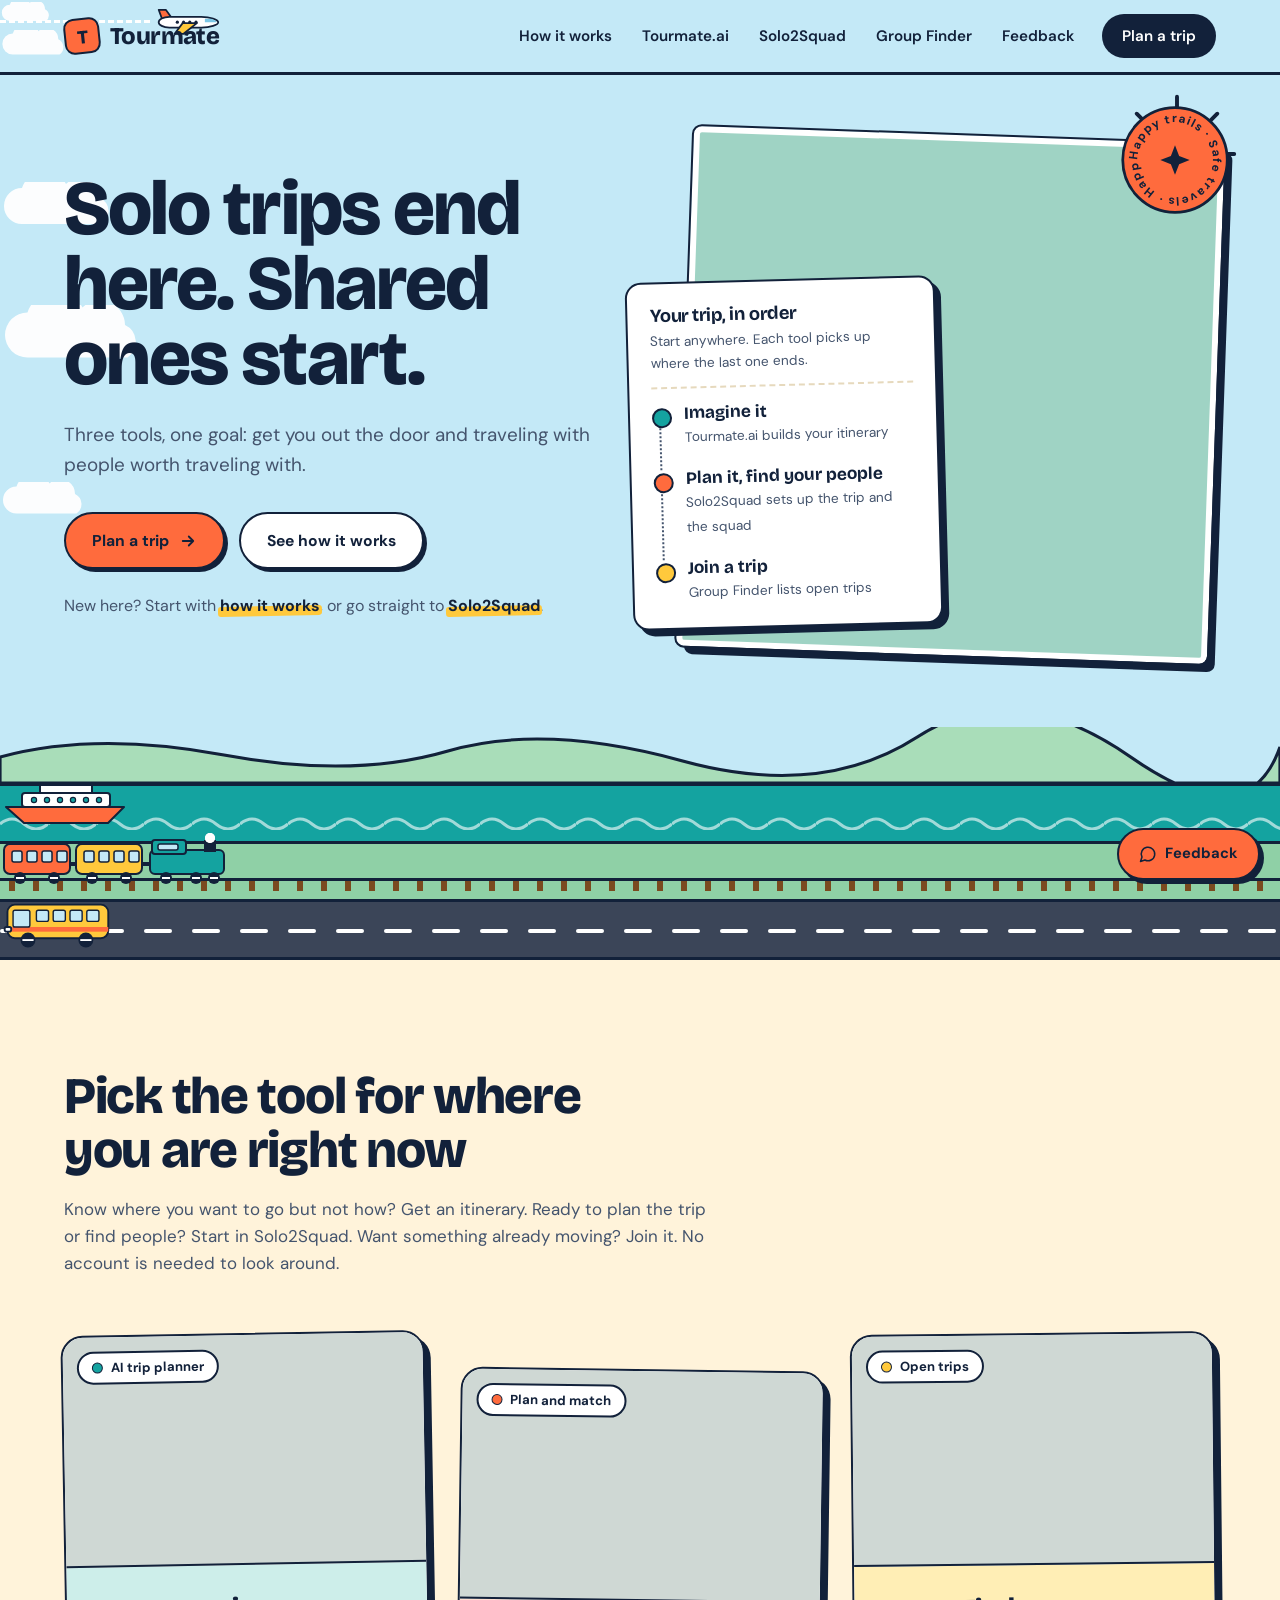
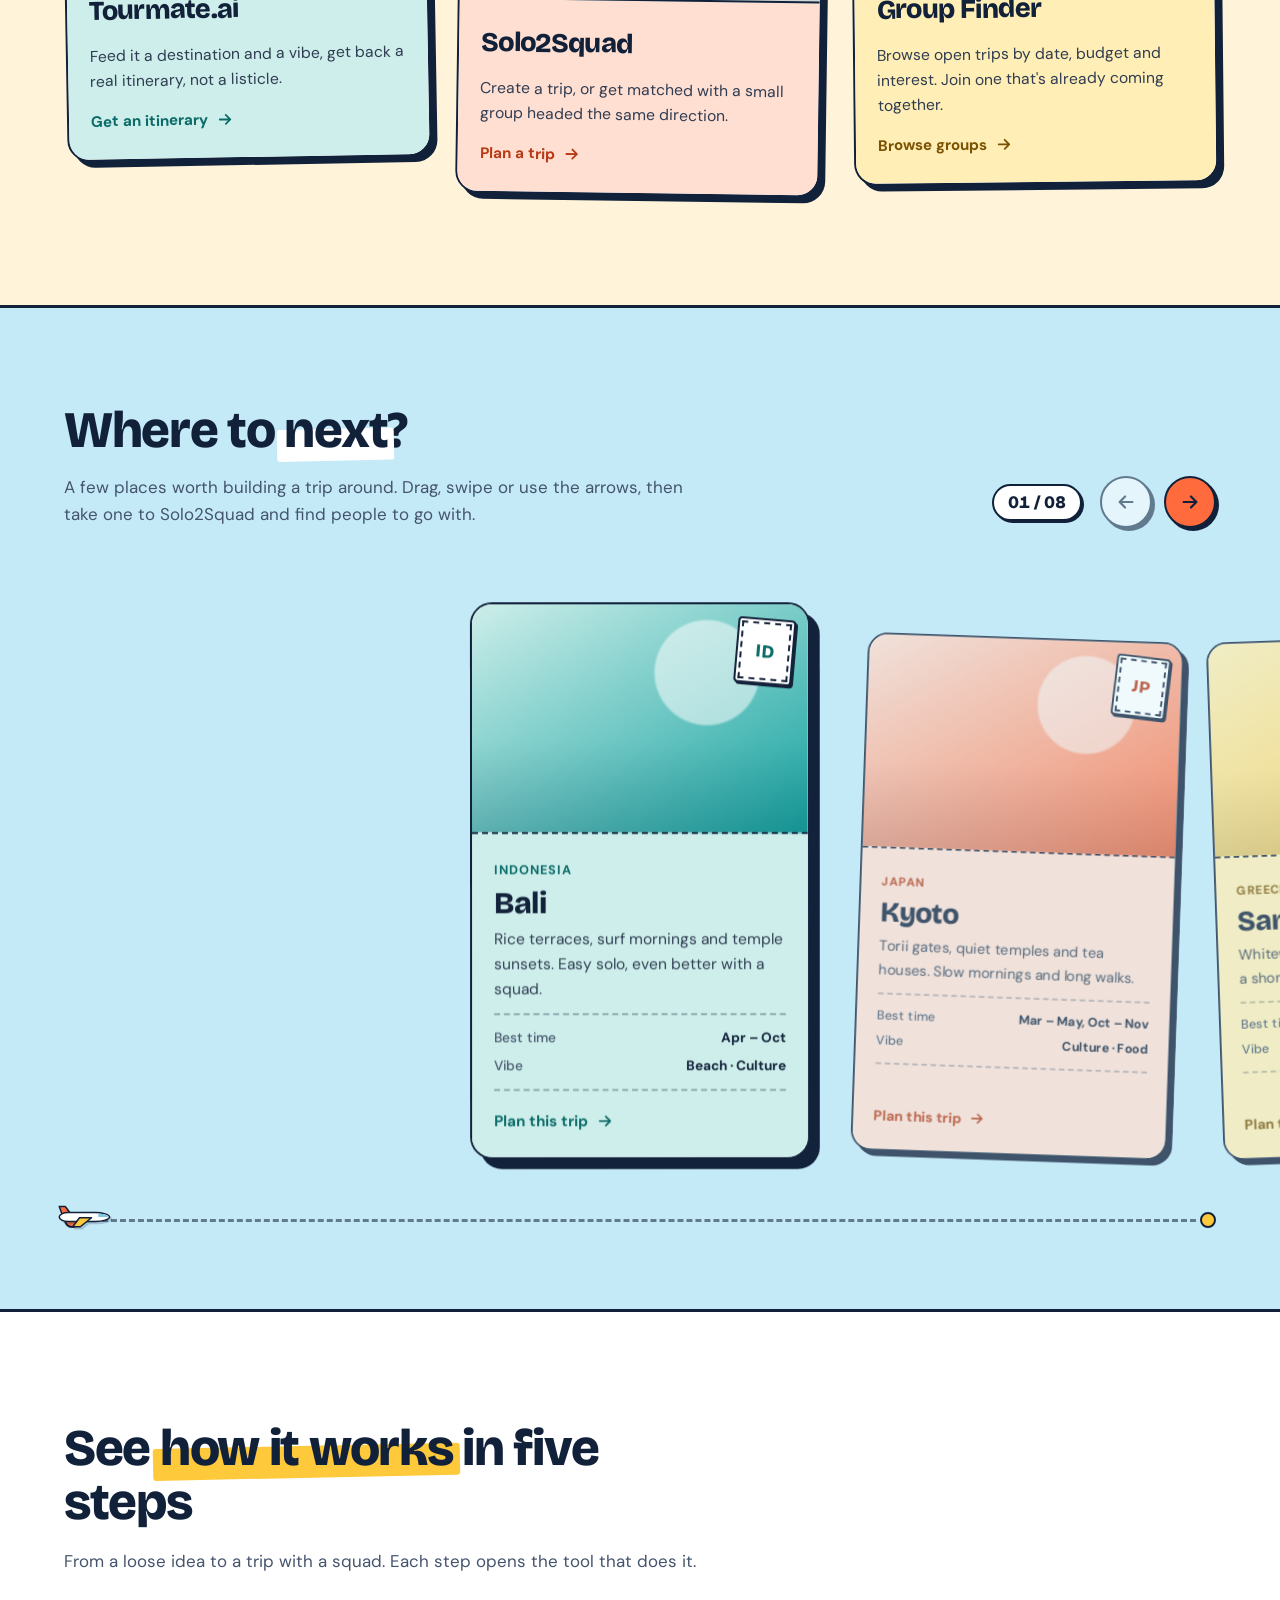
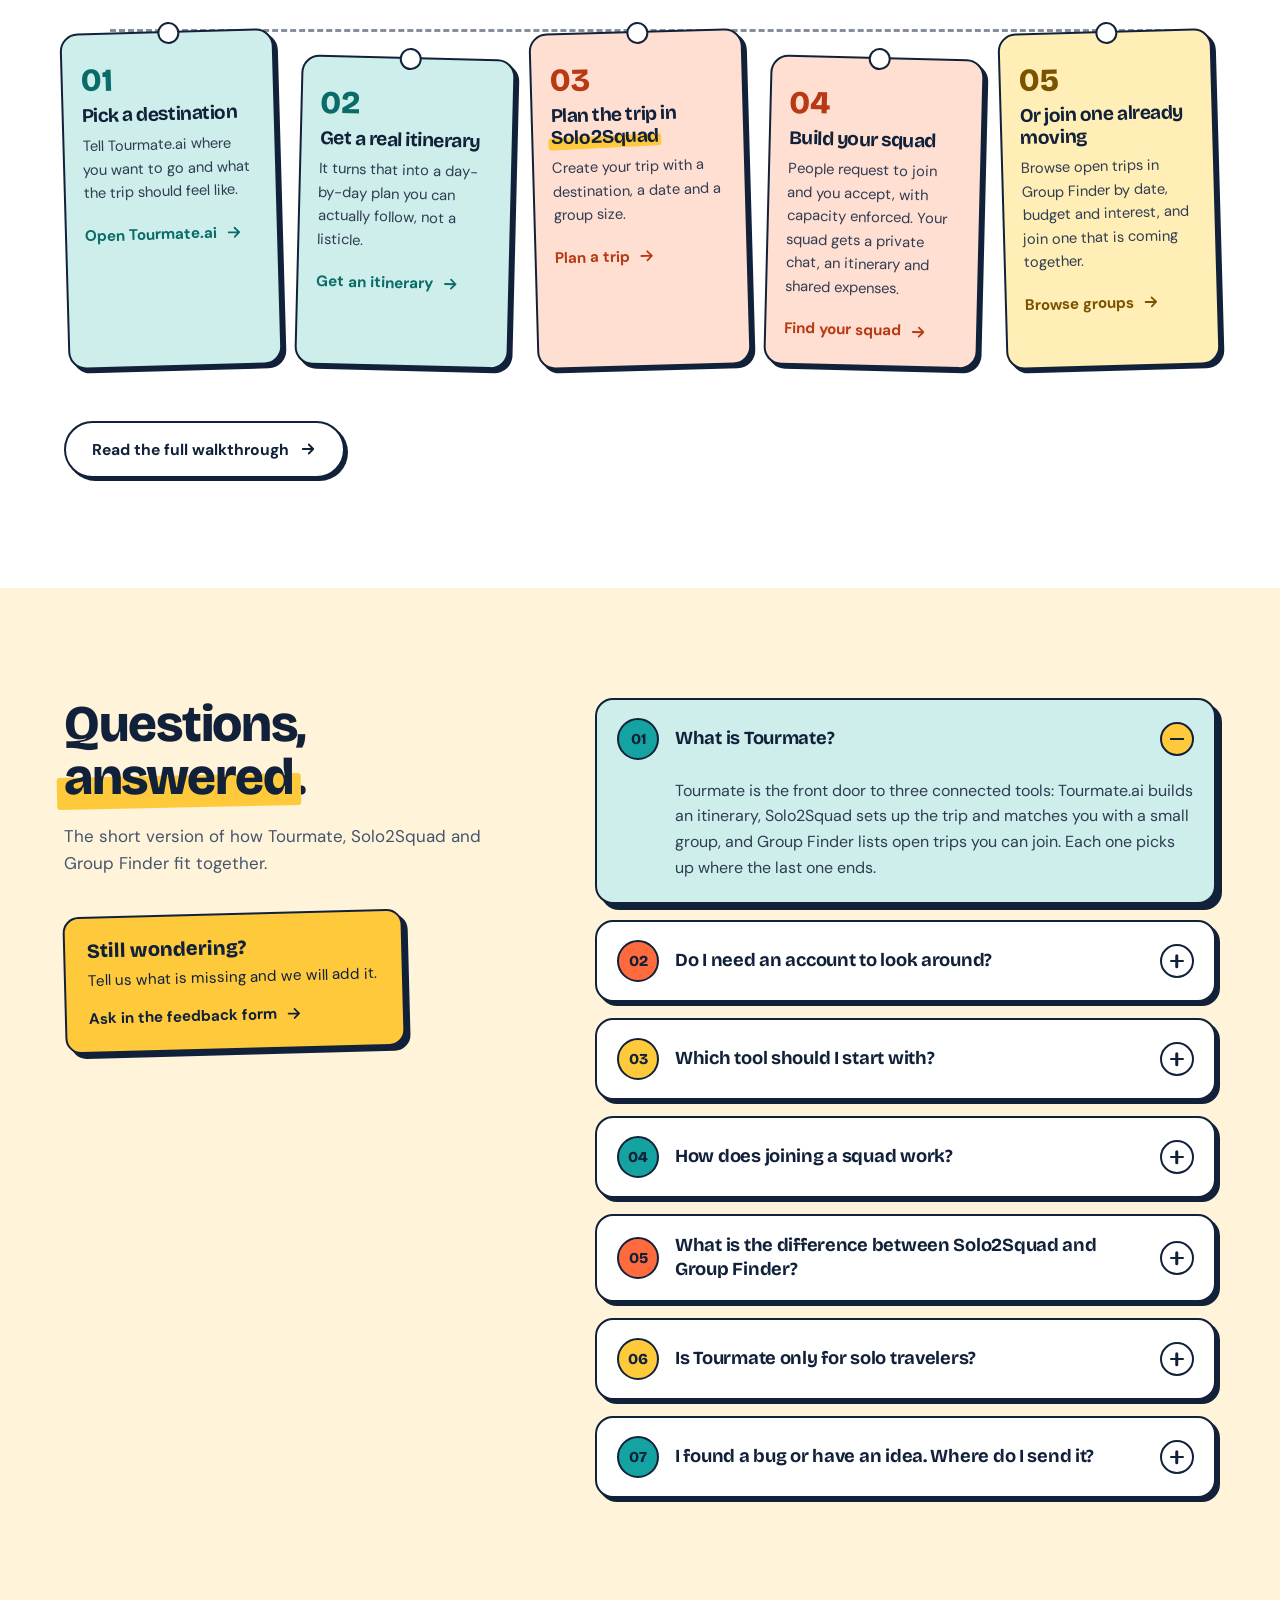
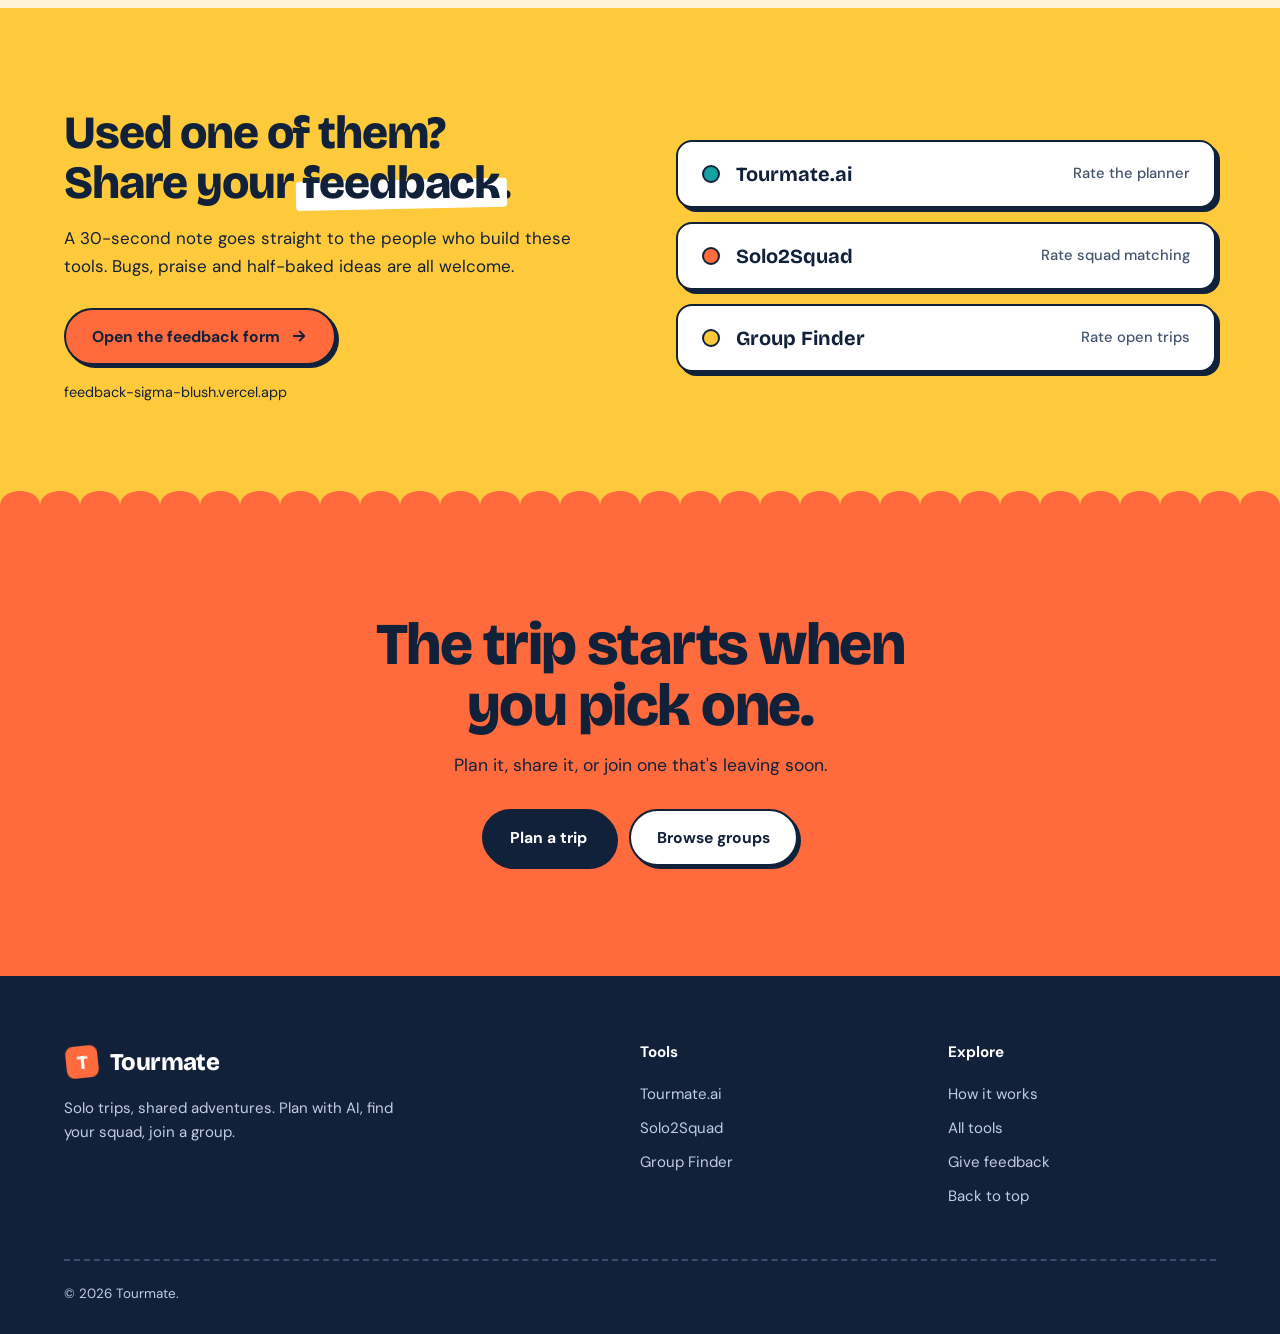
<file: index.html>
<!doctype html>
<html lang="en">
<head>
<meta charset="UTF-8" />
<meta name="viewport" content="width=device-width, initial-scale=1.0" />
<title>Tourmate - Solo trips, shared adventures</title>
<meta name="description" content="Plan a trip with AI, find a squad to travel with, or join a group that is already coming together." />
<meta name="theme-color" content="#c4e9f7" />
<link rel="icon" href="data:image/svg+xml,%3Csvg xmlns='http://www.w3.org/2000/svg' viewBox='0 0 64 64'%3E%3Crect width='64' height='64' rx='14' fill='%23ff6b3d' stroke='%2312213a' stroke-width='4'/%3E%3Ctext x='32' y='46' text-anchor='middle' font-family='Georgia,serif' font-weight='700' font-size='38' fill='%2312213a'%3ET%3C/text%3E%3C/svg%3E" />
<link rel="preconnect" href="https://fonts.googleapis.com" />
<link rel="preconnect" href="https://fonts.gstatic.com" crossorigin />
<link href="https://fonts.googleapis.com/css2?family=Bricolage+Grotesque:opsz,wght@12..96,500;12..96,700;12..96,800&family=DM+Sans:wght@400;500;600;700&display=swap" rel="stylesheet" />
<link rel="stylesheet" href="style.css" />
<script>document.documentElement.className += " js";</script>
</head>
<body>
<header class="nav" id="nav">
  <div class="navin">
    <a class="brand" href="index.html" aria-label="Tourmate home"><i>T</i>Tourmate</a>
    <button class="burger" id="burger" type="button" aria-expanded="false" aria-controls="menu">
      <span class="sr">Menu</span>
      <svg class="m" viewBox="0 0 24 24" aria-hidden="true"><path d="M4 7h16M4 12h16M4 17h16" /></svg>
      <svg class="x" viewBox="0 0 24 24" aria-hidden="true"><path d="M6 6l12 12M18 6L6 18" /></svg>
    </button>
    <nav id="menu" aria-label="Main">
      <a href="how-it-works.html">How it works</a>
      <a href="https://tourmate.vedant-chavare.xyz">Tourmate.ai</a>
      <a href="https://solo2squad-phi.vercel.app/">Solo2Squad</a>
      <a href="https://tripsphere-three.vercel.app/">Group Finder</a>
      <a href="https://feedback-sigma-blush.vercel.app">Feedback</a>
      <a class="pill" href="https://solo2squad-phi.vercel.app/">Plan a trip</a>
    </nav>
  </div>
</header>

<main id="top">
<section class="hero" aria-label="Introduction" data-clouds>
  <svg class="sun" viewBox="0 0 100 100" aria-hidden="true"><circle cx="50" cy="50" r="24"/><path d="M50 6v12M50 82v12M6 50h12M82 50h12M19 19l8 8M73 73l8 8M19 81l8-8M73 27l8-8"/></svg>
  <div class="in">
    <div class="copy">
      <h1>Solo trips end here. Shared ones start.</h1>
      <p class="sub">Three tools, one goal: get you out the door and traveling with people worth traveling with.</p>
      <div class="cta-row">
        <a class="btn arr" href="https://solo2squad-phi.vercel.app/">Plan a trip</a>
        <a class="btn ghost" href="how-it-works.html">See how it works</a>
      </div>
      <p class="newhere">New here? Start with <span class="hl" style="--d:.5s"><a href="how-it-works.html">how it works</a></span>, or go straight to <span class="hl" style="--d:.7s"><a href="https://solo2squad-phi.vercel.app/">Solo2Squad</a></span>.</p>
    </div>
    <div class="shot">
      <div class="photo" role="img" aria-label="Snow-capped mountains above a green valley"></div>
      <svg class="stamp" viewBox="0 0 120 120" aria-hidden="true"><circle cx="60" cy="60" r="57" fill="#ff6b3d" stroke="#12213a" stroke-width="3"/><path id="sp" d="M60 60m-41 0a41 41 0 1 1 82 0a41 41 0 1 1-82 0" fill="none"/><text font-size="13" font-weight="700" fill="#12213a" letter-spacing="1.5" font-family="DM Sans,sans-serif"><textPath href="#sp">Happy trails · Safe travels · Happy trails ·</textPath></text><path d="M60 44l4.5 11.5L76 60l-11.5 4.5L60 76l-4.5-11.5L44 60l11.5-4.5z" fill="#12213a"/></svg>
      <aside class="route" aria-label="Your trip, in order">
        <h2>Your trip, in order</h2>
        <p>Start anywhere. Each tool picks up where the last one ends.</p>
        <a class="stop" style="--a:var(--teal)" href="https://tourmate.vedant-chavare.xyz"><b>Imagine it</b><span>Tourmate.ai builds your itinerary</span></a>
        <a class="stop" style="--a:var(--coral)" href="https://solo2squad-phi.vercel.app/"><b>Plan it, find your people</b><span>Solo2Squad sets up the trip and the squad</span></a>
        <a class="stop" style="--a:var(--gold)" href="https://tripsphere-three.vercel.app/"><b>Join a trip</b><span>Group Finder lists open trips</span></a>
      </aside>
    </div>
  </div>
  <div class="scene" data-lanes="sea rail road" aria-hidden="true"></div>
</section>

<section class="tools" id="tools" aria-labelledby="th">
  <h2 id="th">Pick the tool for where you are right now</h2>
  <p class="lead">Know where you want to go but not how? Get an itinerary. Ready to plan the trip or find people? Start in Solo2Squad. Want something already moving? Join it. No account is needed to look around.</p>
  <div class="cards">
<a class="card" style="--a:var(--teal);--ad:var(--teal-d);--t:var(--teal-t)" href="https://tourmate.vedant-chavare.xyz">
  <div class="ph" role="img" aria-label="Mountain lake at dawn" style="background-image:url('https://images.unsplash.com/photo-1506905925346-21bda4d32df4?w=900&q=70')"><span class="tag">AI trip planner</span></div>
  <div class="bd"><h3>Tourmate.ai</h3><p>Feed it a destination and a vibe, get back a real itinerary, not a listicle.</p><span class="go arr">Get an itinerary</span></div>
</a>
<a class="card" style="--a:var(--coral);--ad:var(--coral-d);--t:var(--coral-t)" href="https://solo2squad-phi.vercel.app/">
  <div class="ph" role="img" aria-label="Friends on a road trip" style="background-image:url('https://images.unsplash.com/photo-1469854523086-cc02fe5d8800?w=900&q=70')"><span class="tag">Plan and match</span></div>
  <div class="bd"><h3>Solo2Squad</h3><p>Create a trip, or get matched with a small group headed the same direction.</p><span class="go arr">Plan a trip</span></div>
</a>
<a class="card" style="--a:var(--gold);--ad:var(--gold-d);--t:var(--gold-t)" href="https://tripsphere-three.vercel.app/">
  <div class="ph" role="img" aria-label="Old city street at golden hour" style="background-image:url('https://images.unsplash.com/photo-1548013146-72479768bada?w=900&q=70')"><span class="tag">Open trips</span></div>
  <div class="bd"><h3>Group Finder</h3><p>Browse open trips by date, budget and interest. Join one that's already coming together.</p><span class="go arr">Browse groups</span></div>
</a>
  </div>
</section>

<section class="dest" id="destinations" aria-labelledby="dh">
  <div class="desthead">
    <div>
      <h2 id="dh">Where to <span class="hl" style="--d:.1s">next</span>?</h2>
      <p class="lead">A few places worth building a trip around. Drag, swipe or use the arrows, then take one to Solo2Squad and find people to go with.</p>
    </div>
    <div class="dctl" role="group" aria-label="Carousel controls">
      <span class="dcount" id="dcount" aria-live="off">01 / 08</span>
      <button class="dbtn" id="dprev" type="button" aria-label="Previous destination"><svg viewBox="0 0 24 24" aria-hidden="true"><path d="M19 12H5M11 6l-6 6 6 6"/></svg></button>
      <button class="dbtn" id="dnext" type="button" aria-label="Next destination"><svg viewBox="0 0 24 24" aria-hidden="true"><path d="M5 12h14M13 6l6 6-6 6"/></svg></button>
    </div>
  </div>
  <div class="dtrack" id="dtrack" role="region" aria-roledescription="carousel" aria-label="Holiday destinations" tabindex="0">
<article class="pc" style="--a:var(--teal);--ad:var(--teal-d);--t:var(--teal-t);--r:-2deg" aria-roledescription="slide" aria-label="1 of 8: Bali">
  <div class="pc-ph"><img src="https://images.unsplash.com/photo-1537996194471-e657df975ab4?w=800&q=70" alt="Temple gate framing a green valley in Bali" loading="lazy" draggable="false" onerror="this.remove()"/><span class="pc-stamp" aria-hidden="true">ID</span></div>
  <div class="pc-bd">
    <p class="pc-loc">Indonesia</p>
    <h3>Bali</h3>
    <p class="pc-tx">Rice terraces, surf mornings and temple sunsets. Easy solo, even better with a squad.</p>
    <dl class="pc-meta"><div><dt>Best time</dt><dd>Apr – Oct</dd></div><div><dt>Vibe</dt><dd>Beach · Culture</dd></div></dl>
    <a class="go arr" href="https://solo2squad-phi.vercel.app/create-trip.html" aria-label="Plan a trip to Bali">Plan this trip</a>
  </div>
</article>
<article class="pc" style="--a:var(--coral);--ad:var(--coral-d);--t:var(--coral-t);--r:2deg" aria-roledescription="slide" aria-label="2 of 8: Kyoto">
  <div class="pc-ph"><img src="https://images.unsplash.com/photo-1493976040374-85c8e12f0c0e?w=800&q=70" alt="Pagoda and tiled rooftops in Kyoto" loading="lazy" draggable="false" onerror="this.remove()"/><span class="pc-stamp" aria-hidden="true">JP</span></div>
  <div class="pc-bd">
    <p class="pc-loc">Japan</p>
    <h3>Kyoto</h3>
    <p class="pc-tx">Torii gates, quiet temples and tea houses. Slow mornings and long walks.</p>
    <dl class="pc-meta"><div><dt>Best time</dt><dd>Mar – May, Oct – Nov</dd></div><div><dt>Vibe</dt><dd>Culture · Food</dd></div></dl>
    <a class="go arr" href="https://solo2squad-phi.vercel.app/create-trip.html" aria-label="Plan a trip to Kyoto">Plan this trip</a>
  </div>
</article>
<article class="pc" style="--a:var(--gold);--ad:var(--gold-d);--t:var(--gold-t);--r:-2deg" aria-roledescription="slide" aria-label="3 of 8: Santorini">
  <div class="pc-ph"><img src="https://images.unsplash.com/photo-1570077188670-e3a8d69ac5ff?w=800&q=70" alt="Whitewashed buildings above the sea in Santorini" loading="lazy" draggable="false" onerror="this.remove()"/><span class="pc-stamp" aria-hidden="true">GR</span></div>
  <div class="pc-bd">
    <p class="pc-loc">Greece</p>
    <h3>Santorini</h3>
    <p class="pc-tx">Whitewashed cliffs and caldera sunsets, a short ferry from the next island.</p>
    <dl class="pc-meta"><div><dt>Best time</dt><dd>May – Oct</dd></div><div><dt>Vibe</dt><dd>Relax · Views</dd></div></dl>
    <a class="go arr" href="https://solo2squad-phi.vercel.app/create-trip.html" aria-label="Plan a trip to Santorini">Plan this trip</a>
  </div>
</article>
<article class="pc" style="--a:var(--teal);--ad:var(--teal-d);--t:var(--teal-t);--r:2deg" aria-roledescription="slide" aria-label="4 of 8: Maldives">
  <div class="pc-ph"><img src="https://images.unsplash.com/photo-1514282401047-d79a71a590e8?w=800&q=70" alt="Overwater villas on turquoise water in the Maldives" loading="lazy" draggable="false" onerror="this.remove()"/><span class="pc-stamp" aria-hidden="true">MV</span></div>
  <div class="pc-bd">
    <p class="pc-loc">Maldives</p>
    <h3>Maldives</h3>
    <p class="pc-tx">Overwater villas, reef snorkels and nothing on the schedule.</p>
    <dl class="pc-meta"><div><dt>Best time</dt><dd>Nov – Apr</dd></div><div><dt>Vibe</dt><dd>Beach · Relax</dd></div></dl>
    <a class="go arr" href="https://solo2squad-phi.vercel.app/create-trip.html" aria-label="Plan a trip to Maldives">Plan this trip</a>
  </div>
</article>
<article class="pc" style="--a:var(--coral);--ad:var(--coral-d);--t:var(--coral-t);--r:-2deg" aria-roledescription="slide" aria-label="5 of 8: Jaipur">
  <div class="pc-ph"><img src="https://images.unsplash.com/photo-1477587458883-47145ed94245?w=800&q=70" alt="Hawa Mahal palace facade in Jaipur" loading="lazy" draggable="false" onerror="this.remove()"/><span class="pc-stamp" aria-hidden="true">IN</span></div>
  <div class="pc-bd">
    <p class="pc-loc">India</p>
    <h3>Jaipur</h3>
    <p class="pc-tx">Forts, bazaars and the Pink City at golden hour. A natural first group trip.</p>
    <dl class="pc-meta"><div><dt>Best time</dt><dd>Oct – Mar</dd></div><div><dt>Vibe</dt><dd>Culture · Road trip</dd></div></dl>
    <a class="go arr" href="https://solo2squad-phi.vercel.app/create-trip.html" aria-label="Plan a trip to Jaipur">Plan this trip</a>
  </div>
</article>
<article class="pc" style="--a:var(--gold);--ad:var(--gold-d);--t:var(--gold-t);--r:2deg" aria-roledescription="slide" aria-label="6 of 8: Paris">
  <div class="pc-ph"><img src="https://images.unsplash.com/photo-1502602898657-3e91760cbb34?w=800&q=70" alt="Eiffel Tower over Paris rooftops" loading="lazy" draggable="false" onerror="this.remove()"/><span class="pc-stamp" aria-hidden="true">FR</span></div>
  <div class="pc-bd">
    <p class="pc-loc">France</p>
    <h3>Paris</h3>
    <p class="pc-tx">Cafes, museums and the river at night. Walk everywhere, over-plan nothing.</p>
    <dl class="pc-meta"><div><dt>Best time</dt><dd>Apr – Jun, Sep – Oct</dd></div><div><dt>Vibe</dt><dd>City · Culture</dd></div></dl>
    <a class="go arr" href="https://solo2squad-phi.vercel.app/create-trip.html" aria-label="Plan a trip to Paris">Plan this trip</a>
  </div>
</article>
<article class="pc" style="--a:var(--teal);--ad:var(--teal-d);--t:var(--teal-t);--r:-2deg" aria-roledescription="slide" aria-label="7 of 8: Iceland">
  <div class="pc-ph"><img src="https://images.unsplash.com/photo-1504893524553-b855bce32c67?w=800&q=70" alt="Waterfall and green cliffs in Iceland" loading="lazy" draggable="false" onerror="this.remove()"/><span class="pc-stamp" aria-hidden="true">IS</span></div>
  <div class="pc-bd">
    <p class="pc-loc">Iceland</p>
    <h3>Iceland</h3>
    <p class="pc-tx">Waterfalls, black beaches and a ring road made for a shared car.</p>
    <dl class="pc-meta"><div><dt>Best time</dt><dd>Jun – Aug, aurora Sep – Mar</dd></div><div><dt>Vibe</dt><dd>Adventure · Road trip</dd></div></dl>
    <a class="go arr" href="https://solo2squad-phi.vercel.app/create-trip.html" aria-label="Plan a trip to Iceland">Plan this trip</a>
  </div>
</article>
<article class="pc" style="--a:var(--coral);--ad:var(--coral-d);--t:var(--coral-t);--r:2deg" aria-roledescription="slide" aria-label="8 of 8: Dubai">
  <div class="pc-ph"><img src="https://images.unsplash.com/photo-1512453979798-5ea266f8880c?w=800&q=70" alt="Dubai skyline at dusk" loading="lazy" draggable="false" onerror="this.remove()"/><span class="pc-stamp" aria-hidden="true">AE</span></div>
  <div class="pc-bd">
    <p class="pc-loc">UAE</p>
    <h3>Dubai</h3>
    <p class="pc-tx">Desert dunes, skyline views and souks, all within a short ride.</p>
    <dl class="pc-meta"><div><dt>Best time</dt><dd>Nov – Mar</dd></div><div><dt>Vibe</dt><dd>City · Adventure</dd></div></dl>
    <a class="go arr" href="https://solo2squad-phi.vercel.app/create-trip.html" aria-label="Plan a trip to Dubai">Plan this trip</a>
  </div>
</article>
  </div>
  <div class="droute" aria-hidden="true"><i class="dflag"></i><span class="dline"></span><i class="dflag end"></i><svg class="dplane" id="dplane" viewBox="0 0 72 30"><path d="M7 13 3 2h8l8 11z" fill="#ff6b3d" stroke="#12213a" stroke-width="2" stroke-linejoin="round"/><path d="M3 16c0-3 5-6 12-6h36c10 0 19 3 19 6s-9 6-19 6H15C8 22 3 19 3 16z" fill="#fff" stroke="#12213a" stroke-width="2" stroke-linejoin="round"/><path d="M30 17 21 29h10l15-12z" fill="#ffc93c" stroke="#12213a" stroke-width="2" stroke-linejoin="round"/><path d="M55 12h7c3 1 6 2 6 4H55z" fill="#7cc7e6"/></svg></div>
</section>

<section class="how" id="how" aria-labelledby="hh">
  <h2 id="hh">See <span class="hl" style="--d:.1s">how it works</span> in five steps</h2>
  <p class="lead">From a loose idea to a trip with a squad. Each step opens the tool that does it.</p>
  <div class="row5">
<article class="step" style="--a:var(--teal);--ad:var(--teal-d);--t:var(--teal-t)">
  <span class="num">01</span>
  <h3>Pick a destination</h3>
  <p>Tell Tourmate.ai where you want to go and what the trip should feel like.</p>
  <a class="go arr" href="https://tourmate.vedant-chavare.xyz">Open Tourmate.ai</a>
</article>
<article class="step" style="--a:var(--teal);--ad:var(--teal-d);--t:var(--teal-t)">
  <span class="num">02</span>
  <h3>Get a real itinerary</h3>
  <p>It turns that into a day-by-day plan you can actually follow, not a listicle.</p>
  <a class="go arr" href="https://solo2squad-phi.vercel.app/">Get an itinerary</a>
</article>
<article class="step" style="--a:var(--coral);--ad:var(--coral-d);--t:var(--coral-t)">
  <span class="num">03</span>
  <h3>Plan the trip in <span class="hl" style="--d:.15s">Solo2Squad</span></h3>
  <p>Create your trip with a destination, a date and a group size.</p>
  <a class="go arr" href="https://solo2squad-phi.vercel.app/create-trip.html">Plan a trip</a>
</article>
<article class="step" style="--a:var(--coral);--ad:var(--coral-d);--t:var(--coral-t)">
  <span class="num">04</span>
  <h3>Build your squad</h3>
  <p>People request to join and you accept, with capacity enforced. Your squad gets a private chat, an itinerary and shared expenses.</p>
  <a class="go arr" href="https://solo2squad-phi.vercel.app/trips.html">Find your squad</a>
</article>
<article class="step" style="--a:var(--gold);--ad:var(--gold-d);--t:var(--gold-t)">
  <span class="num">05</span>
  <h3>Or join one already moving</h3>
  <p>Browse open trips in Group Finder by date, budget and interest, and join one that is coming together.</p>
  <a class="go arr" href="https://tripsphere-three.vercel.app/">Browse groups</a>
</article>
  </div>
  <div class="more"><a class="btn ghost arr" href="how-it-works.html">Read the full walkthrough</a></div>
</section>

<section class="faq" id="faq" aria-labelledby="qh">
  <div class="faqin">
    <div class="faqside">
      <h2 id="qh">Questions, <span class="hl" style="--d:.1s">answered</span>.</h2>
      <p class="lead">The short version of how Tourmate, Solo2Squad and Group Finder fit together.</p>
      <aside class="faqnote"><b>Still wondering?</b><span>Tell us what is missing and we will add it.</span><a class="go arr" href="https://feedback-sigma-blush.vercel.app">Ask in the feedback form</a></aside>
    </div>
    <div class="faqlist">
<details class="q" name="faq" style="--a:var(--teal);--t:var(--teal-t)" open>
  <summary><span class="qn">01</span><span class="qt">What is Tourmate?</span><span class="qi" aria-hidden="true"></span></summary>
  <div class="qa"><p>Tourmate is the front door to three connected tools: Tourmate.ai builds an itinerary, Solo2Squad sets up the trip and matches you with a small group, and Group Finder lists open trips you can join. Each one picks up where the last one ends.</p></div>
</details>
<details class="q" name="faq" style="--a:var(--coral);--t:var(--coral-t)">
  <summary><span class="qn">02</span><span class="qt">Do I need an account to look around?</span><span class="qi" aria-hidden="true"></span></summary>
  <div class="qa"><p>No. You can browse the tools and see how they work without signing up. You will need a free Solo2Squad account when you want to create a trip or request to join one.</p></div>
</details>
<details class="q" name="faq" style="--a:var(--gold);--t:var(--gold-t)">
  <summary><span class="qn">03</span><span class="qt">Which tool should I start with?</span><span class="qi" aria-hidden="true"></span></summary>
  <div class="qa"><p>Know where you want to go but not how? Start with Tourmate.ai. Ready to plan a trip or find people? Go to Solo2Squad. Want something that is already coming together? Open Group Finder and join it.</p></div>
</details>
<details class="q" name="faq" style="--a:var(--teal);--t:var(--teal-t)">
  <summary><span class="qn">04</span><span class="qt">How does joining a squad work?</span><span class="qi" aria-hidden="true"></span></summary>
  <div class="qa"><p>You request to join a trip and the host accepts, with group capacity enforced so a trip never overfills. Once you are in, the squad gets a private chat, a shared itinerary and shared expenses.</p></div>
</details>
<details class="q" name="faq" style="--a:var(--coral);--t:var(--coral-t)">
  <summary><span class="qn">05</span><span class="qt">What is the difference between Solo2Squad and Group Finder?</span><span class="qi" aria-hidden="true"></span></summary>
  <div class="qa"><p>Solo2Squad is where you create and run your own trip and build the squad around it. Group Finder is for browsing trips that are already open, filtered by date, budget and interest, so you can join one instead of starting from scratch.</p></div>
</details>
<details class="q" name="faq" style="--a:var(--gold);--t:var(--gold-t)">
  <summary><span class="qn">06</span><span class="qt">Is Tourmate only for solo travelers?</span><span class="qi" aria-hidden="true"></span></summary>
  <div class="qa"><p>No. Solo travelers are the starting point, but friends can use Solo2Squad to plan together, and anyone can join an open trip. A squad is small by design, so the trip stays friendly.</p></div>
</details>
<details class="q" name="faq" style="--a:var(--teal);--t:var(--teal-t)">
  <summary><span class="qn">07</span><span class="qt">I found a bug or have an idea. Where do I send it?</span><span class="qi" aria-hidden="true"></span></summary>
  <div class="qa"><p>Use the feedback form. It takes about 30 seconds and goes straight to the people who build these tools, and you can rate a specific tool from the feedback section or the Feedback button on every page.</p></div>
</details>
    </div>
  </div>
  <script type="application/ld+json">{"@context": "https://schema.org", "@type": "FAQPage", "mainEntity": [{"@type": "Question", "name": "What is Tourmate?", "acceptedAnswer": {"@type": "Answer", "text": "Tourmate is the front door to three connected tools: Tourmate.ai builds an itinerary, Solo2Squad sets up the trip and matches you with a small group, and Group Finder lists open trips you can join. Each one picks up where the last one ends."}}, {"@type": "Question", "name": "Do I need an account to look around?", "acceptedAnswer": {"@type": "Answer", "text": "No. You can browse the tools and see how they work without signing up. You will need a free Solo2Squad account when you want to create a trip or request to join one."}}, {"@type": "Question", "name": "Which tool should I start with?", "acceptedAnswer": {"@type": "Answer", "text": "Know where you want to go but not how? Start with Tourmate.ai. Ready to plan a trip or find people? Go to Solo2Squad. Want something that is already coming together? Open Group Finder and join it."}}, {"@type": "Question", "name": "How does joining a squad work?", "acceptedAnswer": {"@type": "Answer", "text": "You request to join a trip and the host accepts, with group capacity enforced so a trip never overfills. Once you are in, the squad gets a private chat, a shared itinerary and shared expenses."}}, {"@type": "Question", "name": "What is the difference between Solo2Squad and Group Finder?", "acceptedAnswer": {"@type": "Answer", "text": "Solo2Squad is where you create and run your own trip and build the squad around it. Group Finder is for browsing trips that are already open, filtered by date, budget and interest, so you can join one instead of starting from scratch."}}, {"@type": "Question", "name": "Is Tourmate only for solo travelers?", "acceptedAnswer": {"@type": "Answer", "text": "No. Solo travelers are the starting point, but friends can use Solo2Squad to plan together, and anyone can join an open trip. A squad is small by design, so the trip stays friendly."}}, {"@type": "Question", "name": "I found a bug or have an idea. Where do I send it?", "acceptedAnswer": {"@type": "Answer", "text": "Use the feedback form. It takes about 30 seconds and goes straight to the people who build these tools, and you can rate a specific tool from the feedback section or the Feedback button on every page."}}]}</script>
</section>

<section class="fb" id="feedback" aria-labelledby="fh">
  <div class="fbin">
    <div>
      <h2 id="fh">Used one of them? Share your <span class="hl" style="--d:.1s">feedback</span>.</h2>
      <p>A 30-second note goes straight to the people who build these tools. Bugs, praise and half-baked ideas are all welcome.</p>
      <a class="btn arr" href="https://feedback-sigma-blush.vercel.app">Open the feedback form</a>
      <p class="url">feedback-sigma-blush.vercel.app</p>
    </div>
    <ul class="fblist" aria-label="Give feedback on a specific tool">
      <li><a style="--a:var(--teal)" href="https://feedback-sigma-blush.vercel.app/?project=tourmate"><b>Tourmate.ai</b><span>Rate the planner</span></a></li>
      <li><a style="--a:var(--coral)" href="https://feedback-sigma-blush.vercel.app/?project=solo2squad"><b>Solo2Squad</b><span>Rate squad matching</span></a></li>
      <li><a style="--a:var(--gold)" href="https://feedback-sigma-blush.vercel.app/?project=groupfinder"><b>Group Finder</b><span>Rate open trips</span></a></li>
    </ul>
  </div>
</section>

<section class="band" aria-labelledby="bh">
  <h2 id="bh">The trip starts when you pick one.</h2>
  <p>Plan it, share it, or join one that's leaving soon.</p>
  <div class="cta-row">
    <a class="btn" href="https://solo2squad-phi.vercel.app/">Plan a trip</a>
    <a class="btn ghost" href="https://tripsphere-three.vercel.app/">Browse groups</a>
  </div>
</section>
</main>
<footer>
  <div class="fcols">
    <div>
      <div class="brand"><i>T</i>Tourmate</div>
      <p>Solo trips, shared adventures. Plan with AI, find your squad, join a group.</p>
    </div>
    <div>
      <h4>Tools</h4>
      <a href="https://tourmate.vedant-chavare.xyz">Tourmate.ai</a>
      <a href="https://solo2squad-phi.vercel.app/">Solo2Squad</a>
      <a href="https://tripsphere-three.vercel.app/">Group Finder</a>
    </div>
    <div>
      <h4>Explore</h4>
      <a href="how-it-works.html">How it works</a>
      <a href="index.html#tools">All tools</a>
      <a href="https://feedback-sigma-blush.vercel.app">Give feedback</a>
      <a href="#top">Back to top</a>
    </div>
  </div>
  <div class="fbase">&copy; 2026 Tourmate.</div>
</footer>
<a class="fab" href="https://feedback-sigma-blush.vercel.app">
  <svg viewBox="0 0 24 24" aria-hidden="true"><path d="M7.9 20A9 9 0 1 0 4 16.1L2 22z" /></svg>
  Feedback
</a>
<script src="script.js"></script>
</body>
</html>
</file>
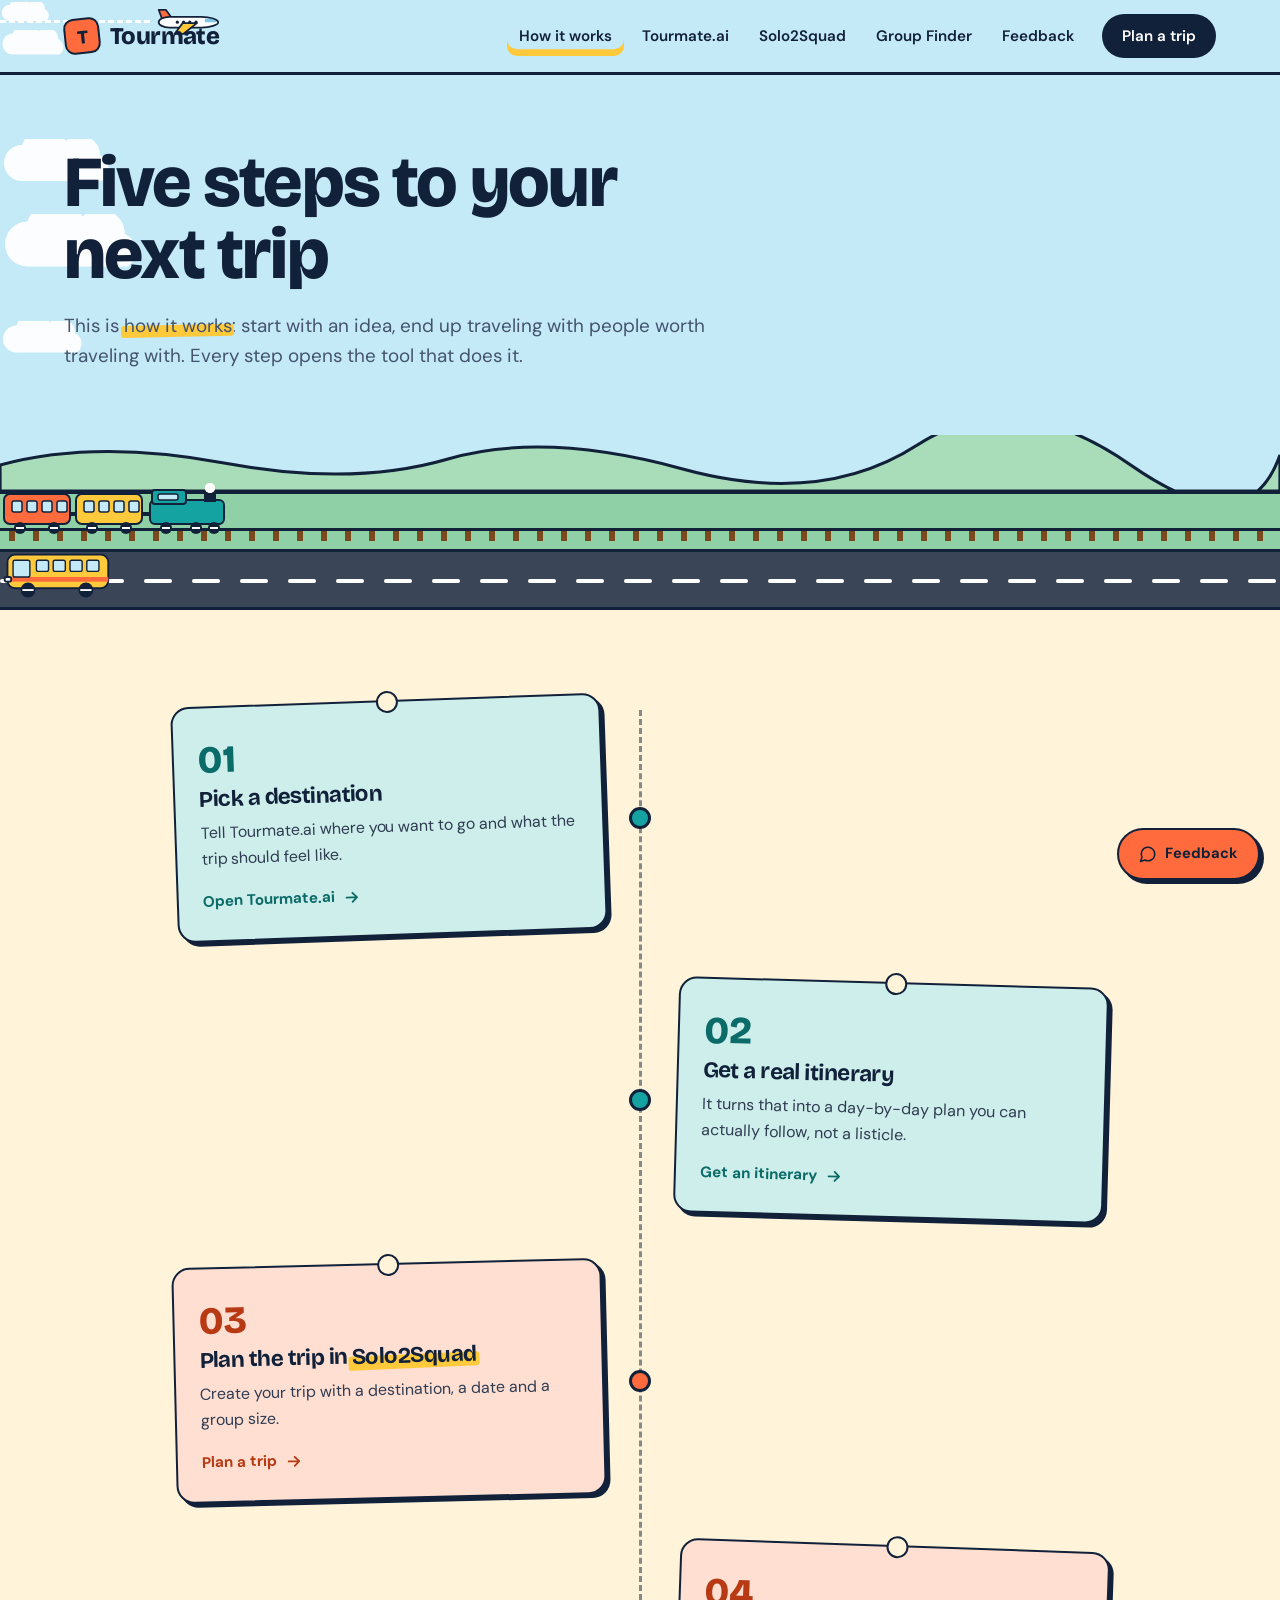
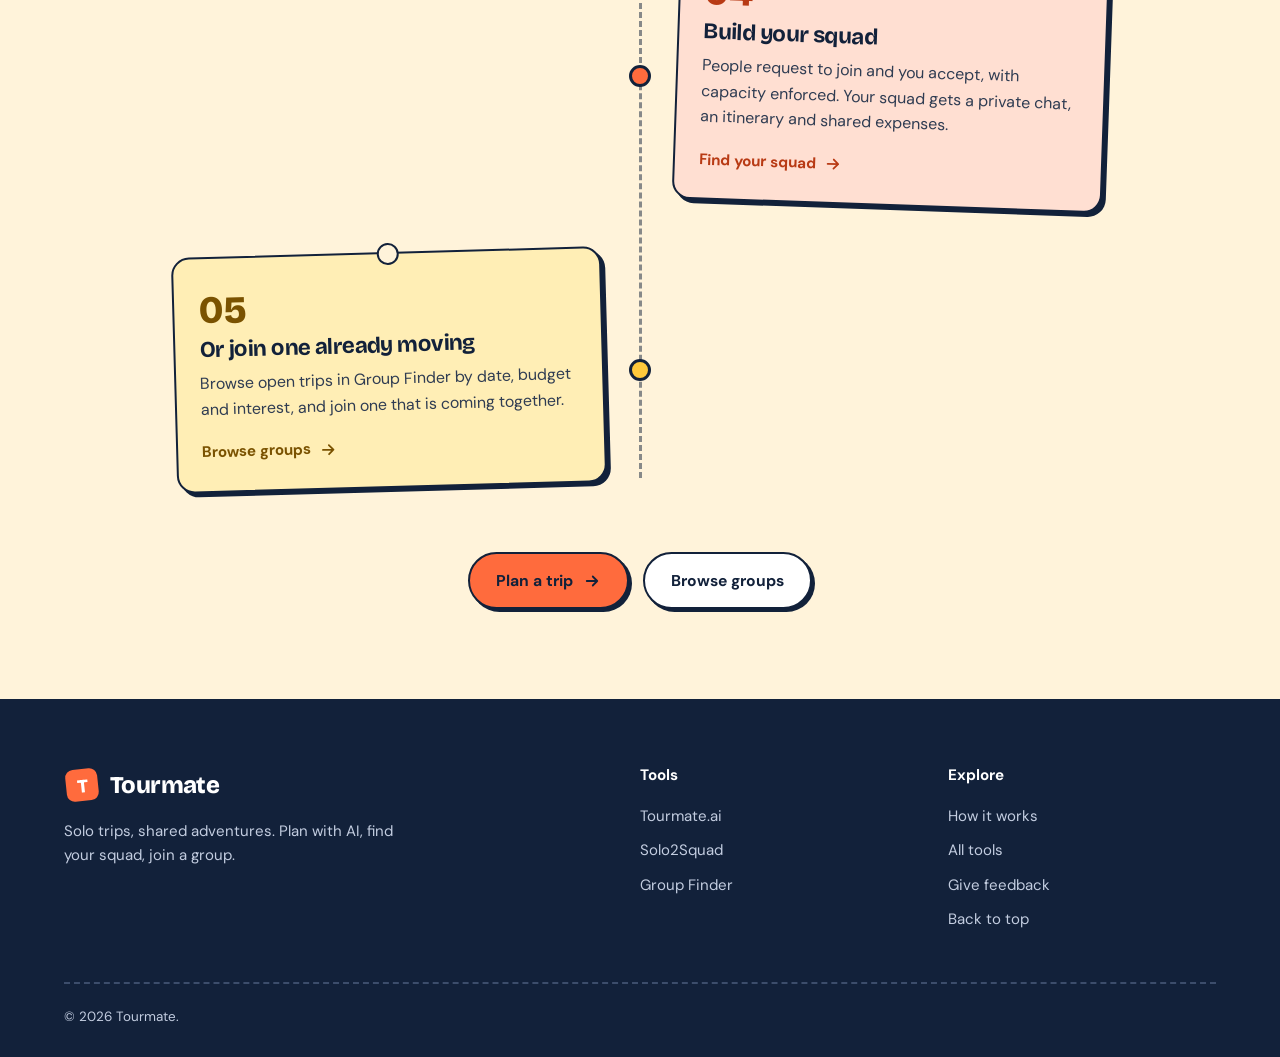
<file: how-it-works.html>
<!doctype html>
<html lang="en">
<head>
<meta charset="UTF-8" />
<meta name="viewport" content="width=device-width, initial-scale=1.0" />
<title>How it works - Tourmate</title>
<meta name="description" content="Five steps from a loose idea to a trip with a squad." />
<meta name="theme-color" content="#c4e9f7" />
<link rel="icon" href="data:image/svg+xml,%3Csvg xmlns='http://www.w3.org/2000/svg' viewBox='0 0 64 64'%3E%3Crect width='64' height='64' rx='14' fill='%23ff6b3d' stroke='%2312213a' stroke-width='4'/%3E%3Ctext x='32' y='46' text-anchor='middle' font-family='Georgia,serif' font-weight='700' font-size='38' fill='%2312213a'%3ET%3C/text%3E%3C/svg%3E" />
<link rel="preconnect" href="https://fonts.googleapis.com" />
<link rel="preconnect" href="https://fonts.gstatic.com" crossorigin />
<link href="https://fonts.googleapis.com/css2?family=Bricolage+Grotesque:opsz,wght@12..96,500;12..96,700;12..96,800&family=DM+Sans:wght@400;500;600;700&display=swap" rel="stylesheet" />
<link rel="stylesheet" href="style.css" />
<script>document.documentElement.className += " js";</script>
</head>
<body data-ext>
<header class="nav" id="nav">
  <div class="navin">
    <a class="brand" href="index.html" aria-label="Tourmate home"><i>T</i>Tourmate</a>
    <button class="burger" id="burger" type="button" aria-expanded="false" aria-controls="menu">
      <span class="sr">Menu</span>
      <svg class="m" viewBox="0 0 24 24" aria-hidden="true"><path d="M4 7h16M4 12h16M4 17h16" /></svg>
      <svg class="x" viewBox="0 0 24 24" aria-hidden="true"><path d="M6 6l12 12M18 6L6 18" /></svg>
    </button>
    <nav id="menu" aria-label="Main">
      <a href="how-it-works.html" aria-current="page">How it works</a>
      <a href="https://tourmate.vedant-chavare.xyz">Tourmate.ai</a>
      <a href="https://solo2squad-phi.vercel.app/">Solo2Squad</a>
      <a href="https://tripsphere-three.vercel.app/">Group Finder</a>
      <a href="https://feedback-sigma-blush.vercel.app">Feedback</a>
      <a class="pill" href="https://solo2squad-phi.vercel.app/">Plan a trip</a>
    </nav>
  </div>
</header>

<main id="top">
<section class="phead" aria-labelledby="ph" data-clouds>
  <div class="txt">
    <h1 id="ph">Five steps to your next trip</h1>
    <p>This is <span class="hl" style="--d:.2s">how it works</span>: start with an idea, end up traveling with people worth traveling with. Every step opens the tool that does it.</p>
  </div>
  <div class="scene" data-lanes="rail road" aria-hidden="true"></div>
</section>
<section class="pad" aria-label="The five steps">
  <div class="tl">
<article class="step l" style="--a:var(--teal);--ad:var(--teal-d);--t:var(--teal-t);--r:-2deg;--row:1">
  <span class="num">01</span>
  <h3>Pick a destination</h3>
  <p>Tell Tourmate.ai where you want to go and what the trip should feel like.</p>
  <a class="go arr" href="https://tourmate.vedant-chavare.xyz">Open Tourmate.ai</a>
</article>
<span class="dot" style="--a:var(--teal);--ad:var(--teal-d);--t:var(--teal-t);--row:1" aria-hidden="true"></span>
<article class="step r" style="--a:var(--teal);--ad:var(--teal-d);--t:var(--teal-t);--r:1.6deg;--row:2">
  <span class="num">02</span>
  <h3>Get a real itinerary</h3>
  <p>It turns that into a day-by-day plan you can actually follow, not a listicle.</p>
  <a class="go arr" href="https://solo2squad-phi.vercel.app/">Get an itinerary</a>
</article>
<span class="dot" style="--a:var(--teal);--ad:var(--teal-d);--t:var(--teal-t);--row:2" aria-hidden="true"></span>
<article class="step l" style="--a:var(--coral);--ad:var(--coral-d);--t:var(--coral-t);--r:-1.4deg;--row:3">
  <span class="num">03</span>
  <h3>Plan the trip in <span class="hl" style="--d:.15s">Solo2Squad</span></h3>
  <p>Create your trip with a destination, a date and a group size.</p>
  <a class="go arr" href="https://solo2squad-phi.vercel.app/create-trip.html">Plan a trip</a>
</article>
<span class="dot" style="--a:var(--coral);--ad:var(--coral-d);--t:var(--coral-t);--row:3" aria-hidden="true"></span>
<article class="step r" style="--a:var(--coral);--ad:var(--coral-d);--t:var(--coral-t);--r:2deg;--row:4">
  <span class="num">04</span>
  <h3>Build your squad</h3>
  <p>People request to join and you accept, with capacity enforced. Your squad gets a private chat, an itinerary and shared expenses.</p>
  <a class="go arr" href="https://solo2squad-phi.vercel.app/trips.html">Find your squad</a>
</article>
<span class="dot" style="--a:var(--coral);--ad:var(--coral-d);--t:var(--coral-t);--row:4" aria-hidden="true"></span>
<article class="step l" style="--a:var(--gold);--ad:var(--gold-d);--t:var(--gold-t);--r:-1.6deg;--row:5">
  <span class="num">05</span>
  <h3>Or join one already moving</h3>
  <p>Browse open trips in Group Finder by date, budget and interest, and join one that is coming together.</p>
  <a class="go arr" href="https://tripsphere-three.vercel.app/">Browse groups</a>
</article>
<span class="dot" style="--a:var(--gold);--ad:var(--gold-d);--t:var(--gold-t);--row:5" aria-hidden="true"></span>
  </div>
  <div class="cta2">
    <div class="cta-row">
      <a class="btn arr" href="https://solo2squad-phi.vercel.app/">Plan a trip</a>
      <a class="btn ghost" href="https://tripsphere-three.vercel.app/">Browse groups</a>
    </div>
  </div>
</section>
</main>
<footer>
  <div class="fcols">
    <div>
      <div class="brand"><i>T</i>Tourmate</div>
      <p>Solo trips, shared adventures. Plan with AI, find your squad, join a group.</p>
    </div>
    <div>
      <h4>Tools</h4>
      <a href="https://tourmate.vedant-chavare.xyz">Tourmate.ai</a>
      <a href="https://solo2squad-phi.vercel.app/">Solo2Squad</a>
      <a href="https://tripsphere-three.vercel.app/">Group Finder</a>
    </div>
    <div>
      <h4>Explore</h4>
      <a href="how-it-works.html">How it works</a>
      <a href="index.html#tools">All tools</a>
      <a href="https://feedback-sigma-blush.vercel.app">Give feedback</a>
      <a href="#top">Back to top</a>
    </div>
  </div>
  <div class="fbase">&copy; 2026 Tourmate.</div>
</footer>
<a class="fab" href="https://feedback-sigma-blush.vercel.app">
  <svg viewBox="0 0 24 24" aria-hidden="true"><path d="M7.9 20A9 9 0 1 0 4 16.1L2 22z" /></svg>
  Feedback
</a>
<script src="script.js"></script>
</body>
</html>
</file>
<file: style.css>
:root{--g:max(5vw,calc((100vw - 1320px)/2));--ink:#12213a;--dim:#44546d;--sky:#c4e9f7;--sand:#fff3da;--line:#e6d9bd;--grass:#8fd0a6;--road:#3b4558;
--coral:#ff6b3d;--coral-d:#b83a14;--coral-t:#ffdfd2;--teal:#14a3a0;--teal-d:#0b6b69;--teal-t:#cdeeea;--gold:#ffc93c;--gold-d:#7a5200;--gold-t:#ffeeb5;
--arrow:url("data:image/svg+xml,%3Csvg xmlns='http://www.w3.org/2000/svg' viewBox='0 0 24 24' fill='none' stroke='black' stroke-width='2.4' stroke-linecap='round' stroke-linejoin='round'%3E%3Cpath d='M5 12h14M13 6l6 6-6 6'/%3E%3C/svg%3E")}
*{box-sizing:border-box;margin:0;padding:0}
html{scroll-behavior:smooth}
body{background:#fff;color:var(--ink);font:400 16px/1.6 'DM Sans',sans-serif;-webkit-font-smoothing:antialiased;overflow-x:clip}
a{color:inherit;text-decoration:none}
:focus-visible{outline:3px solid var(--ink);outline-offset:3px}
h1,h2,h3,.brand{font-family:'Bricolage Grotesque',sans-serif;font-weight:700;letter-spacing:-.025em}
.sr{position:absolute;width:1px;height:1px;overflow:hidden;clip:rect(0 0 0 0);white-space:nowrap}

/* Nav: a small sky with a plane crossing it */
.nav{position:sticky;top:0;z-index:20;background:var(--sky);border-bottom:3px solid var(--ink)}
.sky{position:absolute;inset:0;overflow:hidden;pointer-events:none}
.navin{position:relative;z-index:1;padding:14px var(--g);display:flex;align-items:center;justify-content:space-between}
.brand{font-size:1.5rem;font-weight:800;display:flex;align-items:center;gap:10px;min-height:44px}
.brand i{width:36px;height:36px;border-radius:10px;background:var(--coral);border:2px solid var(--ink);display:grid;place-items:center;font:800 19px 'Bricolage Grotesque',sans-serif;font-style:normal;transform:rotate(-6deg);transition:transform .3s}
.brand:hover i{transform:rotate(8deg) scale(1.08)}
.nav nav{display:flex;align-items:center;gap:6px;font-weight:600;font-size:.95rem}
.nav nav a:not(.pill){padding:8px 12px;border-radius:10px;transition:box-shadow .2s}
.nav nav a:not(.pill):hover,.nav nav a[aria-current]{box-shadow:inset 0 -.45em 0 var(--gold)}
.pill{background:var(--ink);color:#fff!important;border-radius:999px;padding:10px 20px;margin-left:10px;transition:background .2s,transform .2s}
.pill:hover{background:var(--coral-d);transform:rotate(-2deg)}
.flyer{position:absolute;top:8px;left:0;display:flex;align-items:center;animation:fly 18s linear infinite}
.flyer svg{width:64px;display:block;animation:bob 2.4s ease-in-out infinite}
.trail{width:150px;border-top:3px dashed #fff;margin-right:6px}
.cloud{position:absolute;opacity:.95;animation:drift 70s linear infinite}
@keyframes fly{from{transform:translateX(-240px)}to{transform:translateX(100vw)}}
@keyframes drift{from{transform:translateX(-200px)}to{transform:translateX(100vw)}}
@keyframes bob{50%{transform:translateY(5px) rotate(-3deg)}}
@keyframes spin{to{transform:rotate(360deg)}}
@keyframes rise{from{opacity:0;transform:translateY(20px)}to{opacity:1;transform:none}}

/* Buttons */
.btn{display:inline-flex;align-items:center;gap:10px;font-weight:700;font-size:.98rem;padding:14px 26px;border-radius:999px;background:var(--coral);color:var(--ink);border:2px solid var(--ink);box-shadow:3px 3px 0 var(--ink);transition:transform .15s,box-shadow .15s}
.btn:hover{transform:translate(-2px,-2px);box-shadow:5px 5px 0 var(--ink)}
.btn:active{transform:translate(2px,2px);box-shadow:0 0 0 var(--ink)}
.btn.ghost{background:#fff}
.arr:after{content:"";width:18px;height:18px;background:currentColor;-webkit-mask:var(--arrow) center/contain no-repeat;mask:var(--arrow) center/contain no-repeat;transition:transform .2s}
.arr:hover:after,.card:hover .arr:after{transform:translateX(5px)}
.cta-row{display:flex;gap:14px;flex-wrap:wrap}

/* Marker highlight */
.hl{position:relative;white-space:nowrap;isolation:isolate}
.hl:before{content:"";position:absolute;z-index:-1;left:-.14em;right:-.14em;bottom:-.02em;height:.62em;background:var(--hlc,var(--gold));border-radius:3px;transform:rotate(-1.2deg);transform-origin:left;transition:transform .7s cubic-bezier(.2,.7,.2,1) var(--d,0s)}
.js .hl:before{transform:scaleX(0) rotate(-1.2deg)}
.js .hl.shown:before{transform:scaleX(1) rotate(-1.2deg)}
.fb .hl,.band .hl{--hlc:#fff}

/* Hero */
.hero{position:relative;background:var(--sky);padding-top:60px;overflow:hidden}
.hero .in{position:relative;z-index:2;display:grid;grid-template-columns:1.05fr 1fr;gap:64px;align-items:center;padding:0 var(--g) 72px}
.hero h1{font-size:clamp(2.7rem,6vw,5.4rem);font-weight:800;line-height:.98;max-width:10.5ch;animation:rise .8s cubic-bezier(.2,.7,.2,1) both}
.hero .sub{font-size:1.18rem;color:var(--dim);max-width:42ch;margin:22px 0 32px;animation:rise .8s .1s cubic-bezier(.2,.7,.2,1) both}
.hero .cta-row{animation:rise .8s .2s cubic-bezier(.2,.7,.2,1) both}
.newhere{margin-top:24px;color:var(--dim);animation:rise .8s .3s cubic-bezier(.2,.7,.2,1) both}
.newhere a{font-weight:700;color:var(--ink)}
.sun{position:absolute;z-index:1;right:3%;top:14px;width:130px;fill:none;stroke:var(--ink);stroke-width:3;stroke-linecap:round;animation:spin 40s linear infinite}
.sun circle{fill:var(--gold)}
.shot{position:relative;animation:rise .8s .3s cubic-bezier(.2,.7,.2,1) both}
.photo{height:min(58vh,520px);min-height:380px;border:6px solid #fff;outline:2px solid var(--ink);border-radius:8px;background:#9fd3c4 url("https://images.unsplash.com/photo-1464822759023-fed622ff2c3b?w=1500&q=75") center/cover;transform:rotate(2deg);box-shadow:8px 8px 0 var(--ink)}
.stamp{position:absolute;right:-14px;top:-30px;width:110px;animation:spin 24s linear infinite}
.route{position:absolute;left:-56px;bottom:28px;width:310px;background:#fff;border:2px solid var(--ink);border-radius:16px;padding:18px 22px 6px;box-shadow:6px 6px 0 var(--ink);transform:rotate(-1.5deg)}
.route h2{font-size:1.15rem}
.route>p{font-size:.85rem;color:var(--dim);padding-bottom:12px;margin-bottom:14px;border-bottom:2px dashed var(--line)}
.stop{position:relative;display:block;padding:0 0 18px 32px;transition:transform .2s}
.stop:before{content:"";position:absolute;left:7px;top:22px;bottom:-2px;border-left:2px dotted var(--dim)}
.stop:last-child:before{display:none}
.stop:after{content:"";position:absolute;left:0;top:5px;width:16px;height:16px;border-radius:50%;background:var(--a);border:2px solid var(--ink)}
.stop b{display:block;font:700 1.08rem 'Bricolage Grotesque',sans-serif}
.stop span{font-size:.85rem;color:var(--dim)}
.stop:hover{transform:translateX(4px)}

/* Journey scene: ship, train, bus */
.scene{position:relative;z-index:2;line-height:0;border-bottom:3px solid var(--ink)}
.hills{display:block;width:100%;height:56px}
.lane{position:relative;height:58px;border-top:3px solid var(--ink)}
.sea{background:var(--teal);overflow:hidden}
.sea:before{content:"";position:absolute;inset:0;background:url("data:image/svg+xml,%3Csvg xmlns='http://www.w3.org/2000/svg' width='48' height='14'%3E%3Cpath d='M0 8q12-10 24 0t24 0' fill='none' stroke='white' stroke-width='3' opacity='.6'/%3E%3C/svg%3E") repeat-x 0 30px;animation:wave 2.4s linear infinite}
.rail{background:var(--grass)}
.rail:after{content:"";position:absolute;left:0;right:0;bottom:5px;height:13px;border-top:3px solid var(--ink);background:url("data:image/svg+xml,%3Csvg xmlns='http://www.w3.org/2000/svg' width='24' height='10'%3E%3Crect x='9' width='6' height='10' fill='%237a4a1f'/%3E%3C/svg%3E") repeat-x}
.road{background:var(--road)}
.road:after{content:"";position:absolute;left:0;right:0;top:27px;height:4px;background:url("data:image/svg+xml,%3Csvg xmlns='http://www.w3.org/2000/svg' width='48' height='4'%3E%3Crect width='28' height='4' rx='2' fill='white'/%3E%3C/svg%3E") repeat-x;animation:dash 1s linear infinite}
@keyframes wave{to{background-position-x:48px}}
@keyframes dash{to{background-position-x:48px}}
.veh{position:absolute;left:0;z-index:1;animation:ride var(--d,30s) linear var(--o,0s) infinite}
.veh svg{display:block;overflow:visible}
.ship{bottom:14px;--d:55s}.ship svg{width:130px}
.train{bottom:11px;--d:16s}.train svg{width:230px}
.bus{bottom:6px;--d:24s;animation-name:ride-l}.bus svg{width:112px;transform:scaleX(-1)}
.ship .bob{animation:bob 3s ease-in-out infinite}
.bus .bob{animation:jolt .5s steps(2) infinite}
.wh{transform-box:fill-box;transform-origin:center;animation:spin .7s linear infinite}
.puff{transform-box:fill-box;transform-origin:center;animation:puff 2s ease-out infinite}
@keyframes ride{from{transform:translateX(-100%)}to{transform:translateX(100vw)}}
@keyframes ride-l{from{transform:translateX(100vw)}to{transform:translateX(-100%)}}
@keyframes jolt{50%{transform:translateY(-1.5px)}}
@keyframes puff{from{transform:translate(0,0) scale(.5);opacity:.95}to{transform:translate(-20px,-28px) scale(1.3);opacity:0}}

/* Tools: luggage-sticker cards */
.tools{background:var(--sand);padding:110px var(--g) 110px}
.tools h2,.how h2{font-size:clamp(2rem,4vw,3.2rem);font-weight:800;line-height:1.05;max-width:18ch}
.lead{color:var(--dim);max-width:54ch;margin:18px 0 56px;font-size:1.06rem}
.cards{display:grid;grid-template-columns:repeat(3,1fr);gap:30px;align-items:start}
.card{display:flex;flex-direction:column;background:#fff;border:2.5px solid var(--ink);border-radius:22px;overflow:hidden;box-shadow:6px 6px 0 var(--ink);transition:transform .2s,box-shadow .2s}
.card:nth-child(1){transform:rotate(-1deg)}.card:nth-child(2){margin-top:36px;transform:rotate(.8deg)}.card:nth-child(3){transform:rotate(-.6deg)}
.card:hover{transform:translate(-3px,-3px) rotate(0);box-shadow:10px 10px 0 var(--ink)}
.card .ph{position:relative;height:230px;border-bottom:2.5px solid var(--ink);background:#cfd8d4 center/cover}
.card .tag{position:absolute;left:14px;top:14px;background:#fff;border:2px solid var(--ink);border-radius:999px;padding:4px 13px;font-size:.82rem;font-weight:700;display:flex;align-items:center;gap:8px}
.card .tag:before{content:"";width:9px;height:9px;border-radius:50%;background:var(--a);border:1.5px solid var(--ink)}
.card .bd{background:var(--t);padding:22px 22px 26px;display:flex;flex-direction:column;gap:10px;flex:1}
.card h3{font-size:1.7rem;font-weight:800}
.card p{color:#2f3c52;font-size:.98rem}
.go{padding-top:6px;display:flex;align-items:center;gap:8px;font-weight:700;font-size:.95rem;color:var(--ad)}

/* How it works: luggage tags */
.how{background:#fff;padding:110px var(--g)}
.row5{position:relative;display:grid;grid-template-columns:repeat(5,1fr);gap:20px;margin-top:20px}
.row5:before{content:"";position:absolute;left:4%;right:4%;top:-2px;border-top:3px dashed var(--ink);opacity:.5}
.row5 .step:nth-child(odd){--r:-1.6deg}
.row5 .step:nth-child(even){--r:1.4deg;margin-top:26px}
.row5 .step{padding:30px 18px 22px}
.row5 .step h3{font-size:1.2rem}
.row5 .step p{font-size:.92rem}
.row5 .num{font-size:2rem}
.more{margin-top:54px}
.step{position:relative;background:var(--t);border:2px solid var(--ink);border-radius:18px;padding:32px 24px 26px;display:flex;flex-direction:column;gap:8px;transform:rotate(var(--r,0deg));box-shadow:4px 4px 0 var(--ink);transition:transform .3s cubic-bezier(.2,.7,.2,1),box-shadow .3s}
.step:before{content:"";position:absolute;top:-11px;left:50%;margin-left:-9px;width:18px;height:18px;border-radius:50%;background:#fff;border:2px solid var(--ink)}
.step:hover{transform:rotate(0) translateY(-4px);box-shadow:7px 7px 0 var(--ink)}
.num{font:800 2.4rem/1 'Bricolage Grotesque',sans-serif;color:var(--ad)}
.step h3{font-size:1.4rem;line-height:1.15}
.step p{color:#2f3c52}
.step .go{margin-top:4px}
.js .step{opacity:0;translate:0 24px;transition:opacity .6s,translate .6s,transform .3s cubic-bezier(.2,.7,.2,1),box-shadow .3s}
.js .step.shown{opacity:1;translate:0 0}

/* Feedback */
.fb{background:var(--gold);padding:100px var(--g)}
.fbin{display:grid;grid-template-columns:1fr 1fr;gap:72px;align-items:center}
.fb h2{font-size:clamp(1.9rem,3.6vw,2.9rem);font-weight:800;line-height:1.08;max-width:16ch}
.fb p{max-width:44ch;margin:18px 0 28px;font-size:1.06rem}
.fb .url{margin:16px 0 0;font-size:.9rem;word-break:break-all}
.fblist{list-style:none;display:grid;gap:14px}
.fblist a{display:flex;align-items:center;gap:16px;background:#fff;border:2px solid var(--ink);border-radius:16px;padding:20px 24px;box-shadow:4px 4px 0 var(--ink);transition:transform .15s,box-shadow .15s}
.fblist a:before{content:"";flex:none;width:14px;height:14px;border-radius:50%;background:var(--a);border:2px solid var(--ink)}
.fblist b{font:700 1.25rem 'Bricolage Grotesque',sans-serif}
.fblist span{margin-left:auto;color:var(--dim);font-size:.92rem;font-weight:500}
.fblist a:hover{transform:translate(-2px,-2px);box-shadow:7px 7px 0 var(--ink)}

/* Closing band */
.band{position:relative;background:var(--coral);text-align:center;padding:110px 5%}
.band:before{content:"";position:absolute;left:0;right:0;top:-13px;height:14px;background:url("data:image/svg+xml,%3Csvg xmlns='http://www.w3.org/2000/svg' width='40' height='14'%3E%3Cpath d='M0 14a20 14 0 0 1 40 0z' fill='%23ff6b3d'/%3E%3C/svg%3E") repeat-x}
.band h2{font-size:clamp(2.1rem,4.8vw,3.7rem);font-weight:800;line-height:1.04;max-width:16ch;margin:0 auto 14px}
.band p{margin-bottom:30px;font-size:1.1rem}
.band .cta-row{justify-content:center}
.band .btn{background:var(--ink);color:#fff}
.band .btn.ghost{background:#fff;color:var(--ink)}

/* Footer */
footer{background:var(--ink);padding:64px var(--g) 30px;font-size:.94rem;color:#c3cde0}
.fcols{display:grid;grid-template-columns:2fr 1fr 1fr;gap:40px}
footer .brand{color:#fff;margin-bottom:12px}
footer p{max-width:34ch}
footer h4{color:#fff;font-size:.95rem;margin-bottom:12px}
footer a{display:block;padding:5px 0}
footer a:hover{color:var(--gold)}
.fbase{margin-top:46px;padding-top:22px;border-top:2px dashed #3c4d6b;font-size:.84rem}
.fab{position:fixed;right:20px;bottom:20px;z-index:30;display:inline-flex;align-items:center;gap:8px;background:var(--coral);color:var(--ink);border:2px solid var(--ink);padding:12px 20px;border-radius:999px;font-weight:700;font-size:.92rem;box-shadow:4px 4px 0 var(--ink);transition:transform .15s,box-shadow .15s}
.fab:hover{transform:translate(-2px,-2px);box-shadow:6px 6px 0 var(--ink)}
.fab svg{width:18px;height:18px;stroke:currentColor;fill:none;stroke-width:2;stroke-linecap:round;stroke-linejoin:round}

/* How-it-works page */
.phead{position:relative;background:var(--sky);padding:72px 0 0;overflow:hidden}
.phead .txt{position:relative;z-index:2;padding:0 var(--g) 64px}
.phead h1{font-size:clamp(2.5rem,5.6vw,4.8rem);font-weight:800;line-height:1;max-width:13ch;animation:rise .8s cubic-bezier(.2,.7,.2,1) both}
.phead p{font-size:1.18rem;color:var(--dim);max-width:52ch;margin-top:20px;animation:rise .8s .1s cubic-bezier(.2,.7,.2,1) both}
.pad{background:var(--sand);padding:90px var(--g)}
.tl{position:relative;display:grid;grid-template-columns:1fr 72px 1fr;row-gap:46px;max-width:1040px;margin:0 auto}
.tl:before{content:"";position:absolute;left:50%;top:10px;bottom:10px;border-left:3px dashed var(--ink);opacity:.5;margin-left:-1.5px}
.tl>*{grid-row:var(--row)}
.tl .step{max-width:430px;background:var(--t)}
.tl .step:before{background:var(--sand)}
.tl .l{grid-column:1;justify-self:end}.tl .r{grid-column:3;justify-self:start}
.dot{grid-column:2;align-self:center;justify-self:center;width:22px;height:22px;border-radius:50%;background:var(--a);border:3px solid var(--ink);position:relative;z-index:1}
.cta2{margin-top:64px;text-align:center}
.cta2 .cta-row{justify-content:center}

@media(max-width:1180px){.row5{grid-template-columns:repeat(2,1fr)}.row5:before{display:none}.row5 .step:nth-child(even){margin-top:0}.row5 .step:last-child{grid-column:1/-1;max-width:50%;justify-self:center}}
@media(max-width:1060px){.route{left:16px;max-width:340px}}
@media(max-width:980px){
  .hero{padding-top:44px}.hero .in{grid-template-columns:1fr;gap:44px;padding-bottom:56px}.hero h1{max-width:14ch}
  .photo{height:400px;min-height:0}.route{position:relative;left:auto;bottom:auto;max-width:none;margin:-64px 16px 0;width:auto}
  .sun{width:90px}.cards{grid-template-columns:1fr}.card:nth-child(2){margin-top:0}.tools{padding:80px 5%}
  .fbin{grid-template-columns:1fr;gap:40px}.fb{padding:76px 5%}.band{padding:84px 5%}.how{padding:76px 5%}
  .fcols{grid-template-columns:1fr 1fr}.fcols>div:first-child{grid-column:1/-1}
  .nav .burger{display:grid}
  .nav nav{display:none;position:absolute;top:100%;left:0;right:0;background:var(--sky);border-bottom:3px solid var(--ink);padding:8px var(--g) 22px;flex-direction:column;align-items:stretch;gap:0}
  .nav.open nav{display:flex}
  .nav nav a:not(.pill){padding:15px 2px;font-size:1.05rem;border-bottom:2px solid var(--ink);border-radius:0}
  .pill{margin:16px 0 0;text-align:center;padding:15px 20px}
}
@media(max-width:760px){
  .row5{grid-template-columns:1fr;gap:34px}.row5 .step:last-child{max-width:none}
  .phead .txt{padding-bottom:46px}.pad{padding:64px 5%}
  .tl{grid-template-columns:30px 1fr;row-gap:38px}.tl:before{left:15px}
  .tl .step{grid-column:2!important;max-width:none;justify-self:stretch!important}.tl .dot{grid-column:1!important}
}
@media(max-width:560px){
  .btn{padding:13px 22px}.cta-row .btn{flex:1 1 100%;justify-content:center}
  .fab{right:14px;bottom:max(14px,env(safe-area-inset-bottom));padding:11px 16px}
  .fblist a{padding:18px}.fblist span{display:none}.fblist a:after{content:"Rate";margin-left:auto;color:var(--dim);font-size:.9rem}
  .fcols{grid-template-columns:1fr}.stamp{width:84px;right:-6px}
}
@media(pointer:coarse){footer a{padding:11px 0}}
.burger{display:none;width:46px;height:46px;border:2px solid var(--ink);border-radius:12px;background:#fff;cursor:pointer;place-items:center;color:var(--ink)}
.burger svg{width:22px;height:22px;stroke:currentColor;fill:none;stroke-width:2.2;stroke-linecap:round}
.burger .x,.nav.open .burger .m{display:none}.nav.open .burger .x{display:block}
@media(prefers-reduced-motion:reduce){
  *{animation:none!important;transition:none!important;scroll-behavior:auto!important}
  .js .step{opacity:1;translate:0 0}.js .hl:before{transform:rotate(-1.2deg)!important}
  .veh{left:var(--s,30%)}.flyer{left:45%}.cloud{left:var(--s,20%)}
}

/* ===== Destinations carousel: postcards on a flight route ===== */
.dest{position:relative;background:var(--sky);border-top:3px solid var(--ink);border-bottom:3px solid var(--ink);padding:96px 0 72px;overflow:hidden}
.desthead{display:flex;align-items:flex-end;justify-content:space-between;gap:32px;padding:0 var(--g);margin-bottom:48px}
.dest h2{font-size:clamp(2rem,4vw,3.2rem);font-weight:800;line-height:1.05}
.dest .lead{margin:16px 0 0}
.dest .hl{--hlc:#fff}
.dctl{display:flex;align-items:center;gap:12px;flex:none}
.dcount{font:800 1.1rem 'Bricolage Grotesque',sans-serif;background:#fff;border:2px solid var(--ink);border-radius:999px;padding:6px 14px;margin-right:6px;box-shadow:2px 2px 0 var(--ink);font-variant-numeric:tabular-nums}
.dbtn{display:grid;place-items:center;width:52px;height:52px;border-radius:50%;background:var(--coral);color:var(--ink);border:2px solid var(--ink);box-shadow:3px 3px 0 var(--ink);cursor:pointer;transition:transform .15s,box-shadow .15s,background .15s}
.dbtn svg{width:22px;height:22px;stroke:currentColor;fill:none;stroke-width:2.4;stroke-linecap:round;stroke-linejoin:round}
.dbtn:hover{transform:translate(-2px,-2px);box-shadow:5px 5px 0 var(--ink)}
.dbtn:active{transform:translate(2px,2px);box-shadow:0 0 0 var(--ink)}
.dbtn[aria-disabled="true"]{background:#fff;opacity:.55;cursor:default;transform:none;box-shadow:3px 3px 0 var(--ink)}

.dtrack{--cw:clamp(262px,76vw,340px);display:flex;gap:30px;overflow-x:auto;padding:26px max(var(--g),calc(50% - var(--cw)/2)) 44px;scroll-snap-type:x mandatory;scrollbar-width:none;-webkit-overflow-scrolling:touch;overscroll-behavior-x:contain;cursor:grab;outline-offset:-6px}
.dtrack::-webkit-scrollbar{display:none}
.dtrack.drag{cursor:grabbing;scroll-snap-type:none;scroll-behavior:auto}
.dtrack.drag *{pointer-events:none}

.pc{--f:1;flex:none;width:var(--cw);scroll-snap-align:center;display:flex;flex-direction:column;background:#fff;border:2.5px solid var(--ink);border-radius:22px;overflow:hidden;box-shadow:6px 6px 0 var(--ink);
  transform:rotate(calc(var(--r) * var(--f))) scale(calc(1 - .07 * var(--f)));transform-origin:50% 90%;
  transition:box-shadow .25s,translate .25s,opacity .25s;opacity:calc(1 - .25 * var(--f));user-select:none;-webkit-user-select:none}
.pc.on{box-shadow:10px 10px 0 var(--ink)}
.pc:hover{translate:0 -6px}
.pc-ph{position:relative;height:230px;border-bottom:2.5px dashed var(--ink);background:linear-gradient(150deg,var(--t),var(--a));overflow:hidden}
.pc-ph:before{content:"";position:absolute;inset:0;background:radial-gradient(circle at 70% 30%,#fff8 0 18%,transparent 19%),linear-gradient(transparent 60%,#12213a22)}
.pc-ph img{position:absolute;inset:0;width:100%;height:100%;object-fit:cover;transition:transform .6s cubic-bezier(.2,.7,.2,1)}
.pc:hover .pc-ph img{transform:scale(1.07)}
.pc-stamp{position:absolute;right:14px;top:14px;display:grid;place-items:center;width:58px;height:66px;background:#fff;border:2px solid var(--ink);outline:2px dashed var(--ink);outline-offset:-6px;border-radius:4px;font:800 1.15rem 'Bricolage Grotesque',sans-serif;color:var(--ad);transform:rotate(5deg);box-shadow:2px 2px 0 var(--ink)}
.pc-bd{position:relative;display:flex;flex-direction:column;gap:8px;flex:1;background:var(--t);padding:26px 22px 24px}
.pc-loc{font-size:.8rem;font-weight:700;letter-spacing:.08em;text-transform:uppercase;color:var(--ad)}
.pc h3{font-size:1.9rem;font-weight:800;line-height:1}
.pc-tx{color:#2f3c52;font-size:.97rem}
.pc-meta{display:grid;grid-template-columns:1fr;gap:6px;margin:4px 0 6px;padding:12px 0;border-block:2px dashed #12213a55;font-size:.85rem}
.pc-meta div{display:flex;gap:10px;justify-content:space-between}
.pc-meta dt{color:var(--dim);font-weight:500}
.pc-meta dd{font-weight:700;text-align:right}
.pc .go{margin-top:auto;padding-top:4px}

.droute{position:relative;height:34px;margin:0 var(--g);display:flex;align-items:center}
.dline{flex:1;border-top:3px dashed var(--ink);opacity:.55;margin:0 4px}
.dflag{flex:none;width:16px;height:16px;border-radius:50%;background:var(--coral);border:2.5px solid var(--ink)}
.dflag.end{background:var(--gold)}
.dplane{position:absolute;top:2px;left:0;width:54px;translate:-50% 0;pointer-events:none;transition:left .12s linear;filter:drop-shadow(2px 2px 0 #12213a33)}

@media(max-width:980px){
  .dest{padding:72px 0 56px}
  .desthead{flex-direction:column;align-items:flex-start;gap:24px;padding:0 5%;margin-bottom:28px}
  .dtrack{padding-inline:max(5%,calc(50% - var(--cw)/2));gap:20px}
  .droute{margin:0 5%}
}
@media(max-width:560px){.pc-ph{height:200px}.dbtn{width:48px;height:48px}}
@media(prefers-reduced-motion:reduce){.pc{--f:0!important;opacity:1!important}.dplane{transition:none}}

/* ===== FAQ: luggage-tag accordion ===== */
.faq{background:var(--sand);padding:110px var(--g)}
.faqin{display:grid;grid-template-columns:.85fr 1.15fr;gap:72px;align-items:start}
.faq h2{font-size:clamp(2rem,4vw,3.2rem);font-weight:800;line-height:1.05;max-width:12ch}
.faq .lead{margin:18px 0 36px}
.faqside{position:sticky;top:110px}
.faqnote{display:flex;flex-direction:column;gap:6px;max-width:340px;background:var(--gold);border:2px solid var(--ink);border-radius:16px;padding:20px 22px;box-shadow:5px 5px 0 var(--ink);transform:rotate(-1.5deg)}
.faqnote b{font:800 1.25rem 'Bricolage Grotesque',sans-serif}
.faqnote span{font-size:.95rem}
.faqnote .go{color:var(--ink);padding-top:8px}
.faqlist{display:grid;gap:16px}
.q{background:#fff;border:2px solid var(--ink);border-radius:18px;box-shadow:4px 4px 0 var(--ink);transition:box-shadow .2s,transform .2s,background .2s}
.q:hover{transform:translate(-2px,-2px);box-shadow:6px 6px 0 var(--ink)}
.q[open]{background:var(--t);box-shadow:6px 6px 0 var(--ink)}
.q summary{display:flex;align-items:center;gap:16px;padding:18px 20px;cursor:pointer;list-style:none;border-radius:16px}
.q summary::-webkit-details-marker{display:none}
.qn{flex:none;display:grid;place-items:center;width:42px;height:42px;border-radius:50%;background:var(--a);border:2px solid var(--ink);font:800 .95rem 'Bricolage Grotesque',sans-serif}
.qt{flex:1;font:700 1.15rem/1.3 'Bricolage Grotesque',sans-serif;letter-spacing:-.015em}
.qi{position:relative;flex:none;width:34px;height:34px;border-radius:50%;background:#fff;border:2px solid var(--ink);transition:transform .3s cubic-bezier(.2,.7,.2,1),background .2s}
.qi:before,.qi:after{content:"";position:absolute;left:50%;top:50%;width:14px;height:2.5px;margin:-1.25px 0 0 -7px;background:var(--ink);border-radius:2px}
.qi:after{transform:rotate(90deg);transition:transform .3s}
.q[open] .qi{transform:rotate(180deg);background:var(--gold)}
.q[open] .qi:after{transform:rotate(0)}
.qa{padding:0 20px 22px 78px;color:#2f3c52;animation:qopen .35s cubic-bezier(.2,.7,.2,1)}
@keyframes qopen{from{opacity:0;transform:translateY(-8px)}to{opacity:1;transform:none}}
@media(max-width:980px){
  .faq{padding:76px 5%}
  .faqin{grid-template-columns:1fr;gap:40px}
  .faqside{position:static}
}
@media(max-width:560px){
  .q summary{gap:12px;padding:16px}
  .qn{width:36px;height:36px}.qt{font-size:1.05rem}
  .qa{padding:0 16px 20px 16px}
}
</file>
